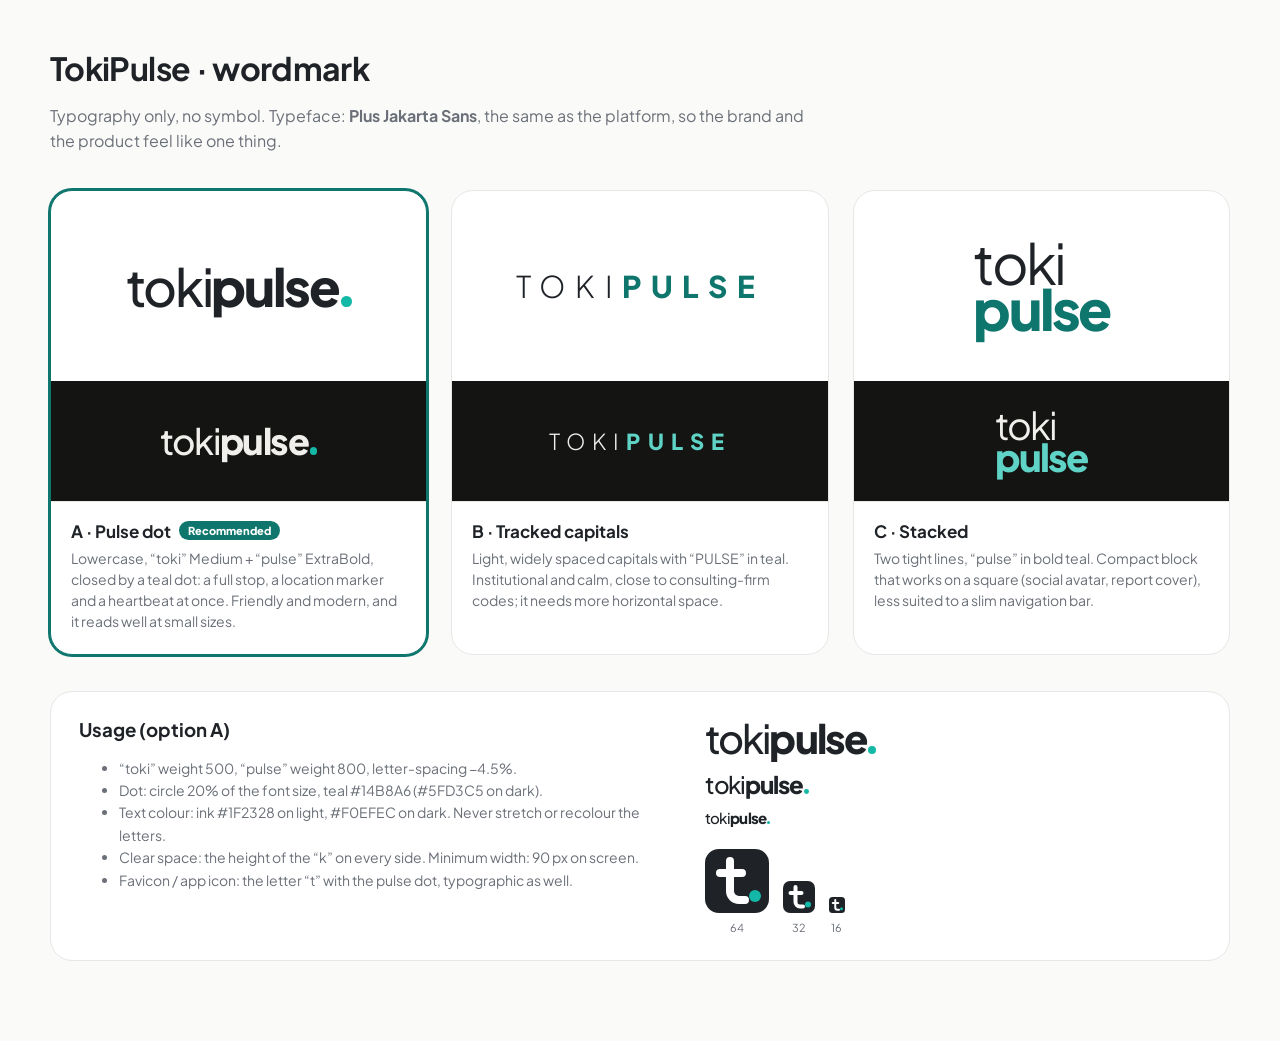
<file: static/brand/index.html>
<!doctype html>
<html lang="en">
<head>
<meta charset="utf-8">
<meta name="viewport" content="width=device-width, initial-scale=1">
<title>TokiPulse · Wordmark</title>
<link rel="icon" type="image/svg+xml" href="favicon.svg">
<link href="https://fonts.googleapis.com/css2?family=Plus+Jakarta+Sans:wght@300;400;500;700;800&display=swap" rel="stylesheet">
<style>
  :root{--ink:#1F2328;--muted:#6b7078;--line:#e7e7e7;--teal:#0F766E;--teal-l:#14B8A6;--teal-d:#5FD3C5}
  *{box-sizing:border-box}
  body{margin:0;font-family:"Plus Jakarta Sans",system-ui,sans-serif;color:var(--ink);background:#fafaf9;padding:48px 40px 80px}
  header,.grid,.specs{max-width:1180px;margin:0 auto}
  h1{font-size:32px;margin:0 0 6px;letter-spacing:-.02em}
  .lead{color:var(--muted);max-width:760px;line-height:1.55;margin-bottom:36px}
  .grid{display:grid;grid-template-columns:repeat(3,1fr);gap:24px}
  .concept{background:#fff;border:1px solid var(--line);border-radius:22px;overflow:hidden}
  .concept.rec{border-color:var(--teal);box-shadow:0 0 0 2px var(--teal)}
  .stage{display:grid;place-items:center;height:190px}
  .stage.dark{background:#141413;height:120px}
  .info{padding:18px 20px 22px;border-top:1px solid var(--line)}
  .info h3{margin:0 0 6px;font-size:17px;display:flex;align-items:center;gap:8px}
  .badge{font-size:11px;font-weight:800;color:#fff;background:var(--teal);padding:3px 9px;border-radius:99px}
  .info p{margin:0;color:var(--muted);font-size:14px;line-height:1.5}

  /* A — wordmark with pulse dot (recommended) */
  .wm-a{font-weight:500;letter-spacing:-.045em;color:var(--ink);line-height:1;white-space:nowrap}
  .wm-a b{font-weight:800}
  .wm-a i{display:inline-block;width:.2em;height:.2em;border-radius:50%;background:var(--teal-l);margin-left:.05em;font-style:normal}
  .dark .wm-a{color:#f0efec}
  /* B — uppercase, tracked */
  .wm-b{font-weight:300;letter-spacing:.32em;color:var(--ink);line-height:1;white-space:nowrap}
  .wm-b b{font-weight:800;color:var(--teal)}
  .dark .wm-b{color:#f0efec}.dark .wm-b b{color:var(--teal-d)}
  /* C — stacked */
  .wm-c{font-weight:800;letter-spacing:-.05em;line-height:.82;color:var(--teal)}
  .wm-c span{display:block;font-weight:400;color:var(--ink)}
  .dark .wm-c{color:var(--teal-d)}.dark .wm-c span{color:#f0efec}

  .specs{margin-top:36px;background:#fff;border:1px solid var(--line);border-radius:22px;padding:26px 28px;display:grid;grid-template-columns:1.2fr 1fr;gap:30px}
  .specs h3{margin:0 0 10px}
  .specs p,.specs li{color:var(--muted);font-size:14px;line-height:1.6}
  .scale{display:flex;flex-direction:column;gap:14px}
  .fav{display:flex;gap:14px;align-items:flex-end;margin-top:10px}
  .fav span{font-size:11px;color:var(--muted);display:block;text-align:center;margin-top:4px}
  @media (max-width:980px){.grid,.specs{grid-template-columns:1fr}}
</style>
</head>
<body>
<header>
  <h1>TokiPulse · wordmark</h1>
  <p class="lead">Typography only, no symbol. Typeface: <b>Plus Jakarta Sans</b>, the same as the platform, so the brand and the product feel like one thing.</p>
</header>

<div class="grid">
  <article class="concept rec">
    <div class="stage"><span class="wm-a" style="font-size:52px">toki<b>pulse</b><i></i></span></div>
    <div class="stage dark"><span class="wm-a" style="font-size:36px">toki<b>pulse</b><i></i></span></div>
    <div class="info"><h3>A · Pulse dot <span class="badge">Recommended</span></h3><p>Lowercase, “toki” Medium + “pulse” ExtraBold, closed by a teal dot: a full stop, a location marker and a heartbeat at once. Friendly and modern, and it reads well at small sizes.</p></div>
  </article>
  <article class="concept">
    <div class="stage"><span class="wm-b" style="font-size:30px">TOKI<b>PULSE</b></span></div>
    <div class="stage dark"><span class="wm-b" style="font-size:22px">TOKI<b>PULSE</b></span></div>
    <div class="info"><h3>B · Tracked capitals</h3><p>Light, widely spaced capitals with “PULSE” in teal. Institutional and calm, close to consulting-firm codes; it needs more horizontal space.</p></div>
  </article>
  <article class="concept">
    <div class="stage"><span class="wm-c" style="font-size:56px"><span>toki</span>pulse</span></div>
    <div class="stage dark"><span class="wm-c" style="font-size:38px"><span>toki</span>pulse</span></div>
    <div class="info"><h3>C · Stacked</h3><p>Two tight lines, “pulse” in bold teal. Compact block that works on a square (social avatar, report cover), less suited to a slim navigation bar.</p></div>
  </article>
</div>

<section class="specs">
  <div>
    <h3>Usage (option A)</h3>
    <ul>
      <li>“toki” weight 500, “pulse” weight 800, letter-spacing −4.5%.</li>
      <li>Dot: circle 20% of the font size, teal #14B8A6 (#5FD3C5 on dark).</li>
      <li>Text colour: ink #1F2328 on light, #F0EFEC on dark. Never stretch or recolour the letters.</li>
      <li>Clear space: the height of the “k” on every side. Minimum width: 90 px on screen.</li>
      <li>Favicon / app icon: the letter “t” with the pulse dot, typographic as well.</li>
    </ul>
  </div>
  <div class="scale">
    <span class="wm-a" style="font-size:40px">toki<b>pulse</b><i></i></span>
    <span class="wm-a" style="font-size:24px">toki<b>pulse</b><i></i></span>
    <span class="wm-a" style="font-size:15px">toki<b>pulse</b><i></i></span>
    <div class="fav"><div><img src="favicon.svg" width="64" height="64" alt="Favicon"><span>64</span></div><div><img src="favicon.svg" width="32" height="32" alt=""><span>32</span></div><div><img src="favicon.svg" width="16" height="16" alt=""><span>16</span></div></div>
  </div>
</section>
</body>
</html>
</file>
